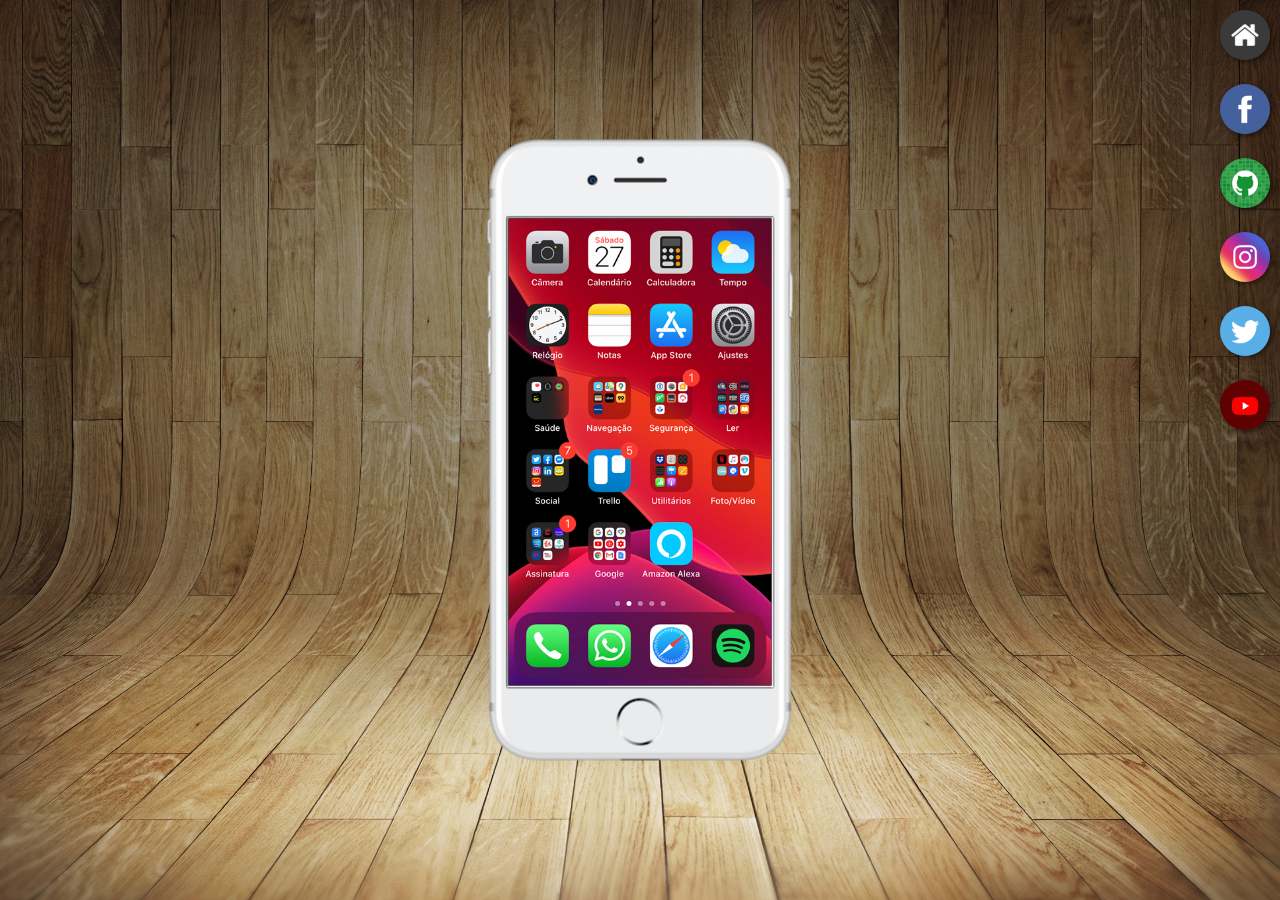
<file: index.html>
<!DOCTYPE html>
<html lang="pt-br">
<head>
    <meta charset="UTF-8">
    <meta name="viewport" content="width=device-width, initial-scale=1.0">
    <title>Minhas Redes Sociais</title>
    <link rel="shortcut icon" href="meu-favicon.ico" type="image/x-icon">
    <link rel="stylesheet" href="estilo/style.css">
</head>
<body>
    <main>
        <section id="telefone">
            <iframe src="home.html" name="tela" id="tela"></iframe>
        </section>
        <section id="redes-sociais">
            <a href="home.html" target="tela"><img src="imagens/logo-home.jpg" alt=""></a><br>
            <a href="home.html" target="tela"><img src="imagens/logo-facebook.jpg" alt=""></a><br>
            <a href="hub.html" target="tela"><img src="imagens/logo-github.jpg" alt=""></a><br>
            <a href="insta.html" target="tela"><img src="imagens/logo-instagram.jpg" alt=""></a><br>
            <a href="home.html" target="tela"><img src="imagens/logo-twitter.jpg" alt=""></a><br>
            <a href="youtube.html" target="tela"><img src="imagens/logo-youtube.jpg" alt=""></a>
        </section>
    </main>
</body>
</html>
</file>
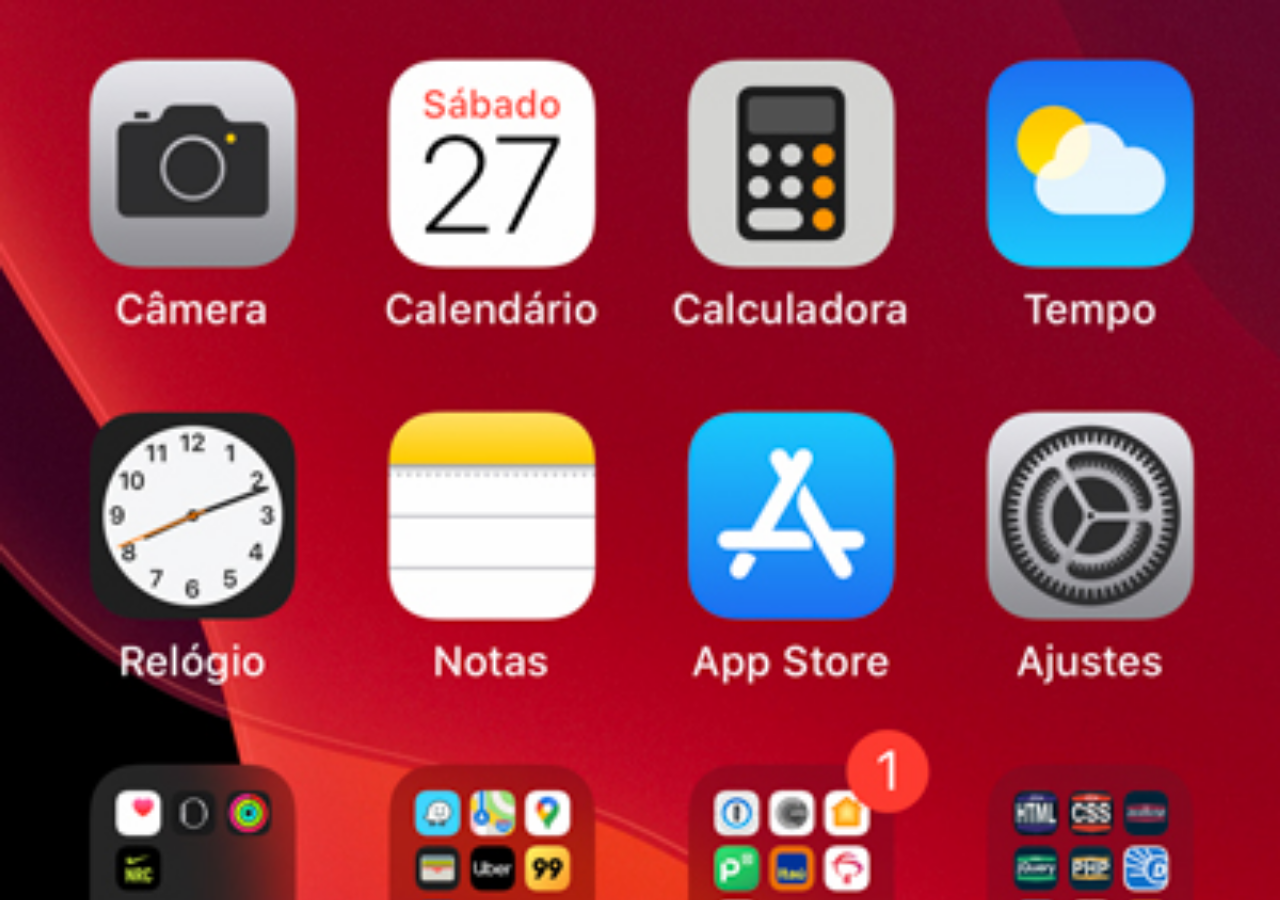
<file: home.html>
<!DOCTYPE html>
<html lang="pt-br">
<head>
    <meta charset="UTF-8">
    <meta name="viewport" content="width=device-width, initial-scale=1.0">
    <title>Home</title>
</head>
<style>
    * {
        margin: 0;
        padding: 0;
    }

    body {
        height: 100vh;
        width: 100vw;
        background: black url('imagens/tela-home.jpg') no-repeat top center;
        background-size: cover;
    }
</style>
<body>
    
</body>
</html>
</file>
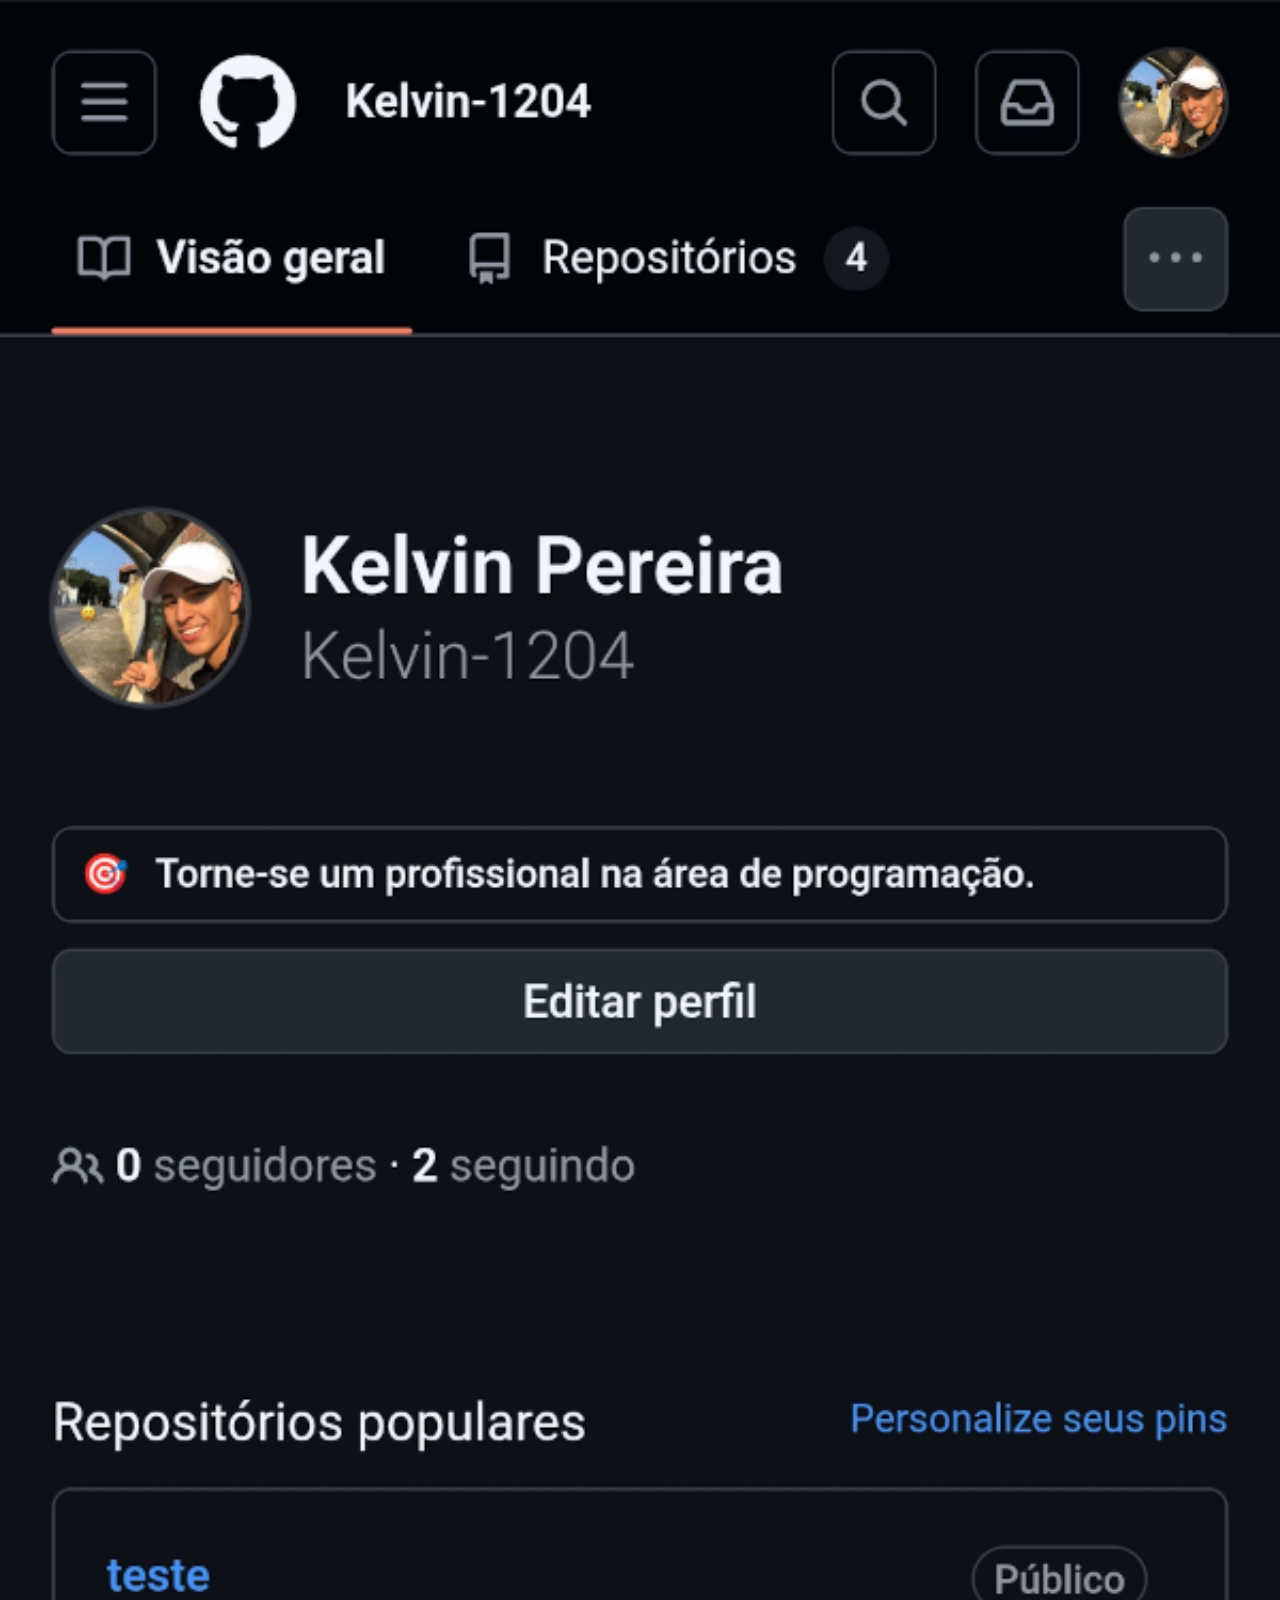
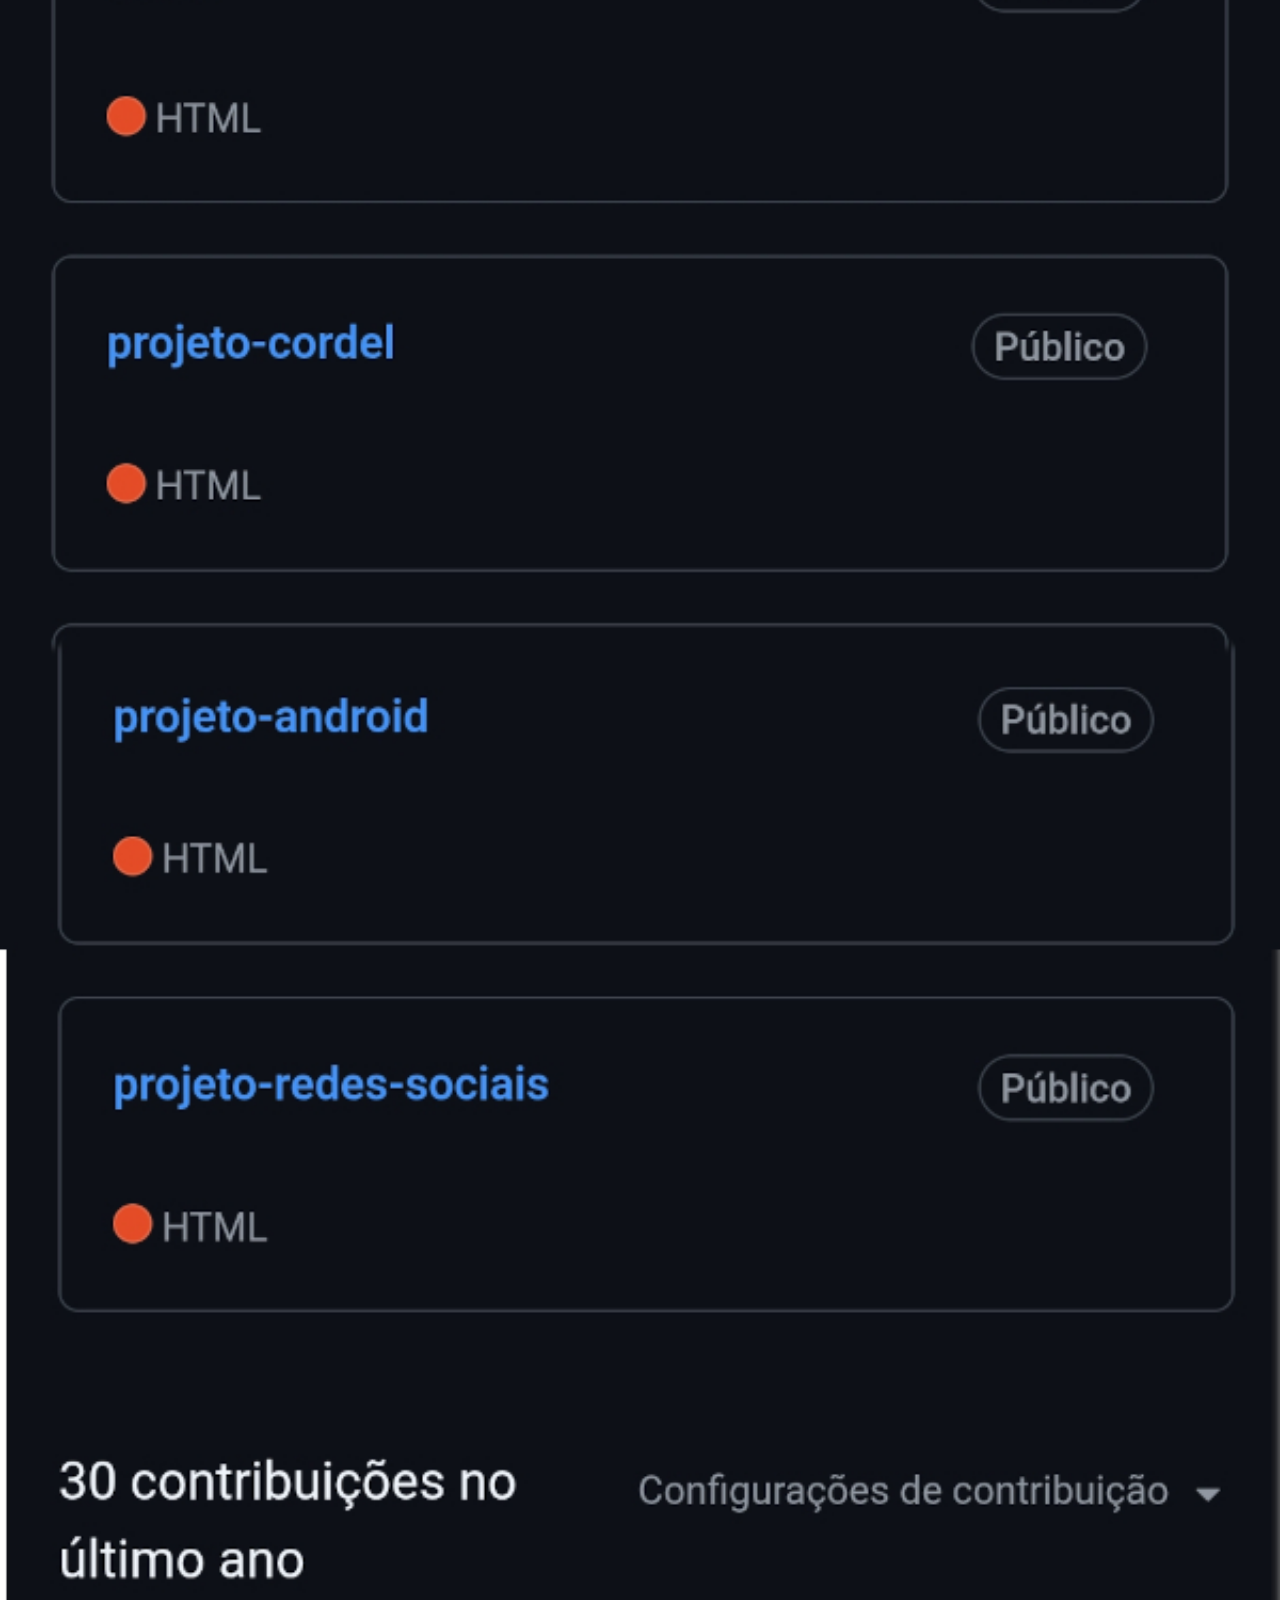
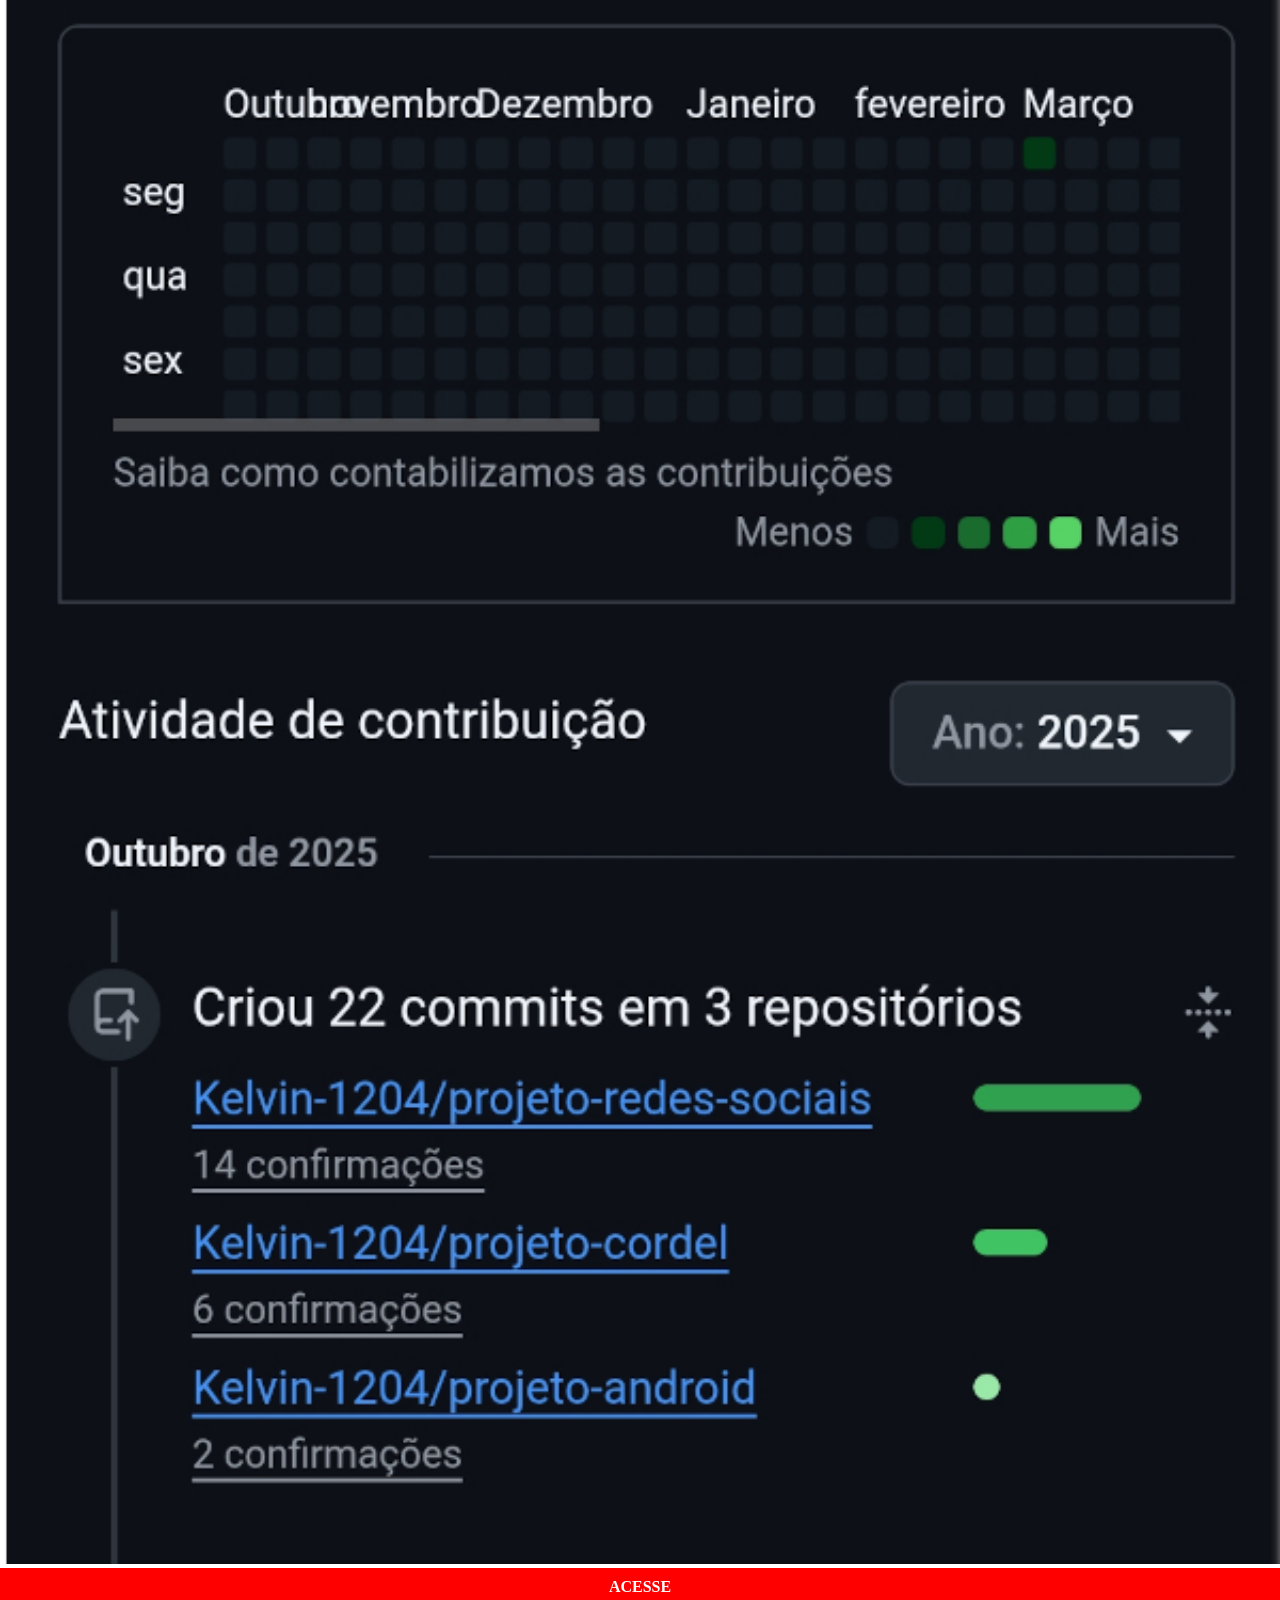
<file: hub.html>
<!DOCTYPE html>
<html lang="pt-br">
<head>
    <meta charset="UTF-8">
    <meta name="viewport" content="width=device-width, initial-scale=1.0">
    <title>GitHub</title>
    <link rel="stylesheet" href="estilo/social.css">
</head>
<body>
    <img src="imagens/tela-github.jpg" alt="GitHub">
    <a href="https://github.com/Kelvin-1204" target="_blank">ACESSE</a>
</body>
</html>
</file>
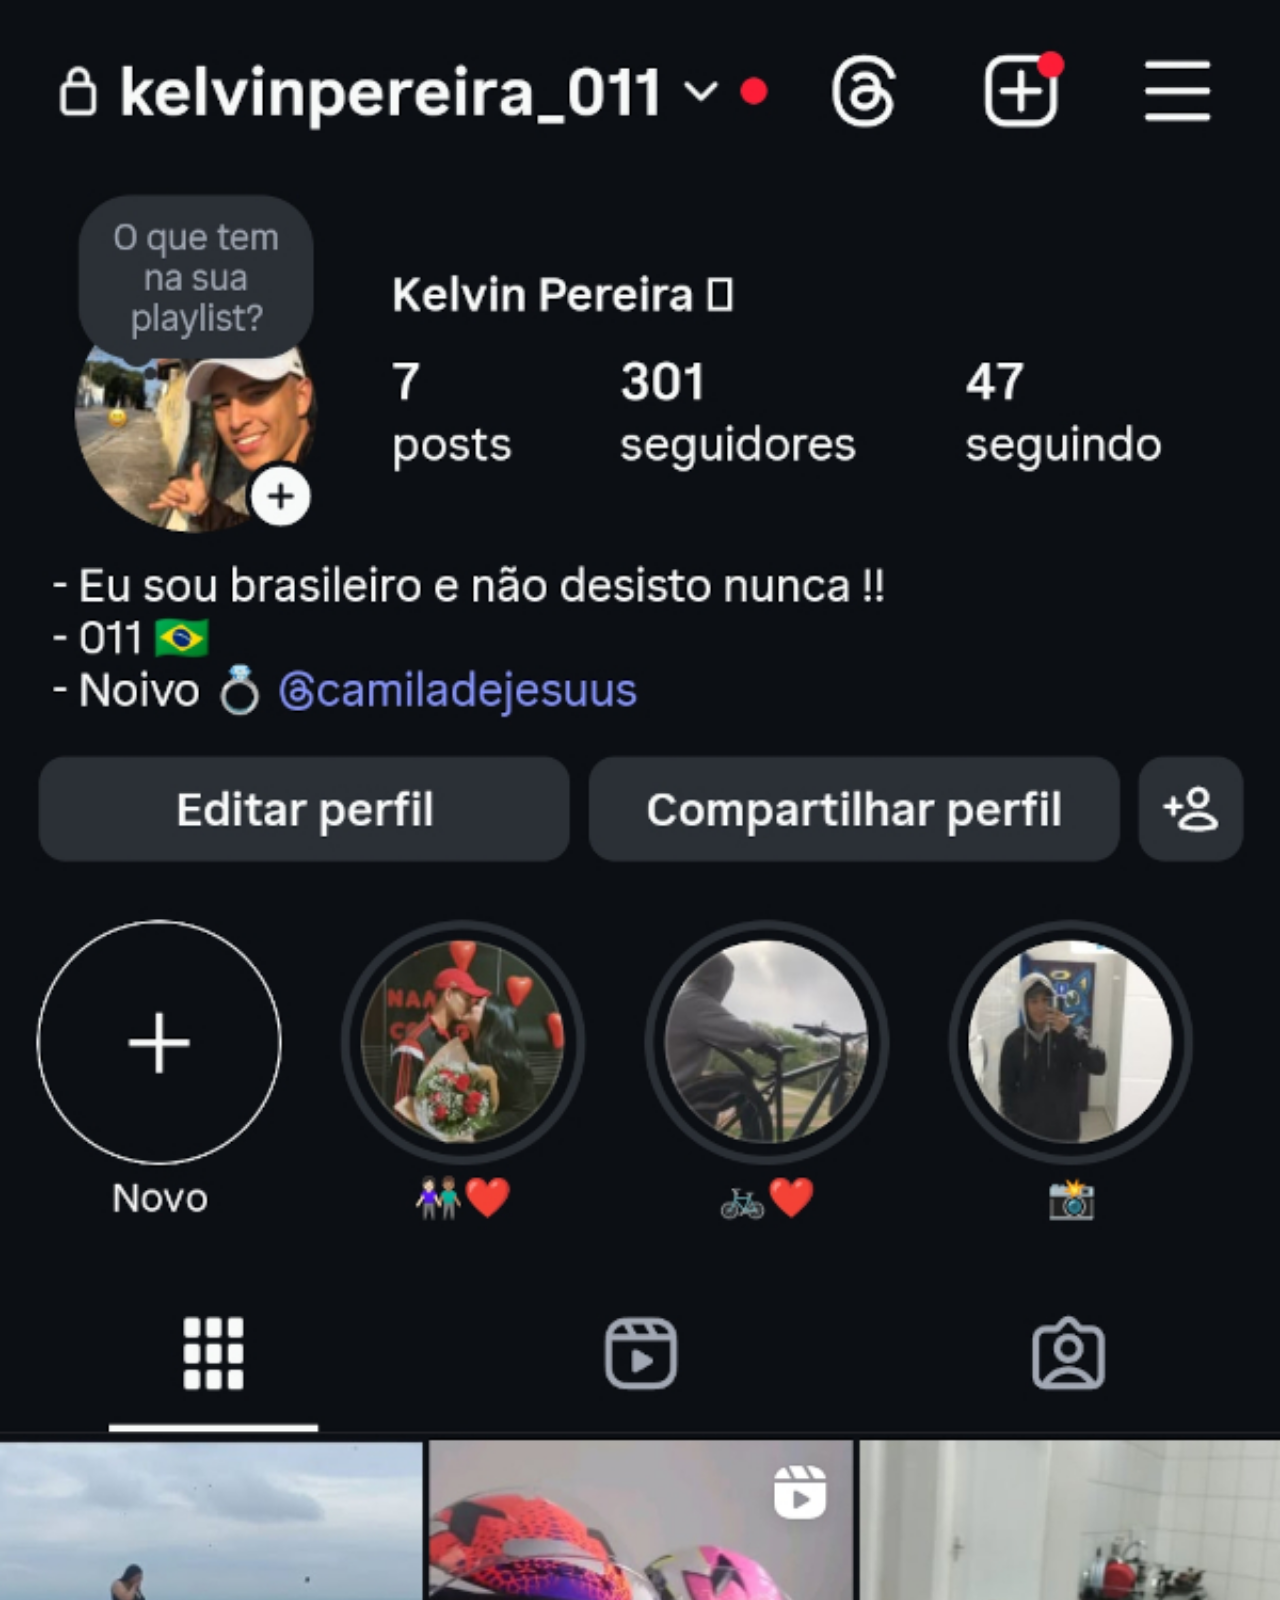
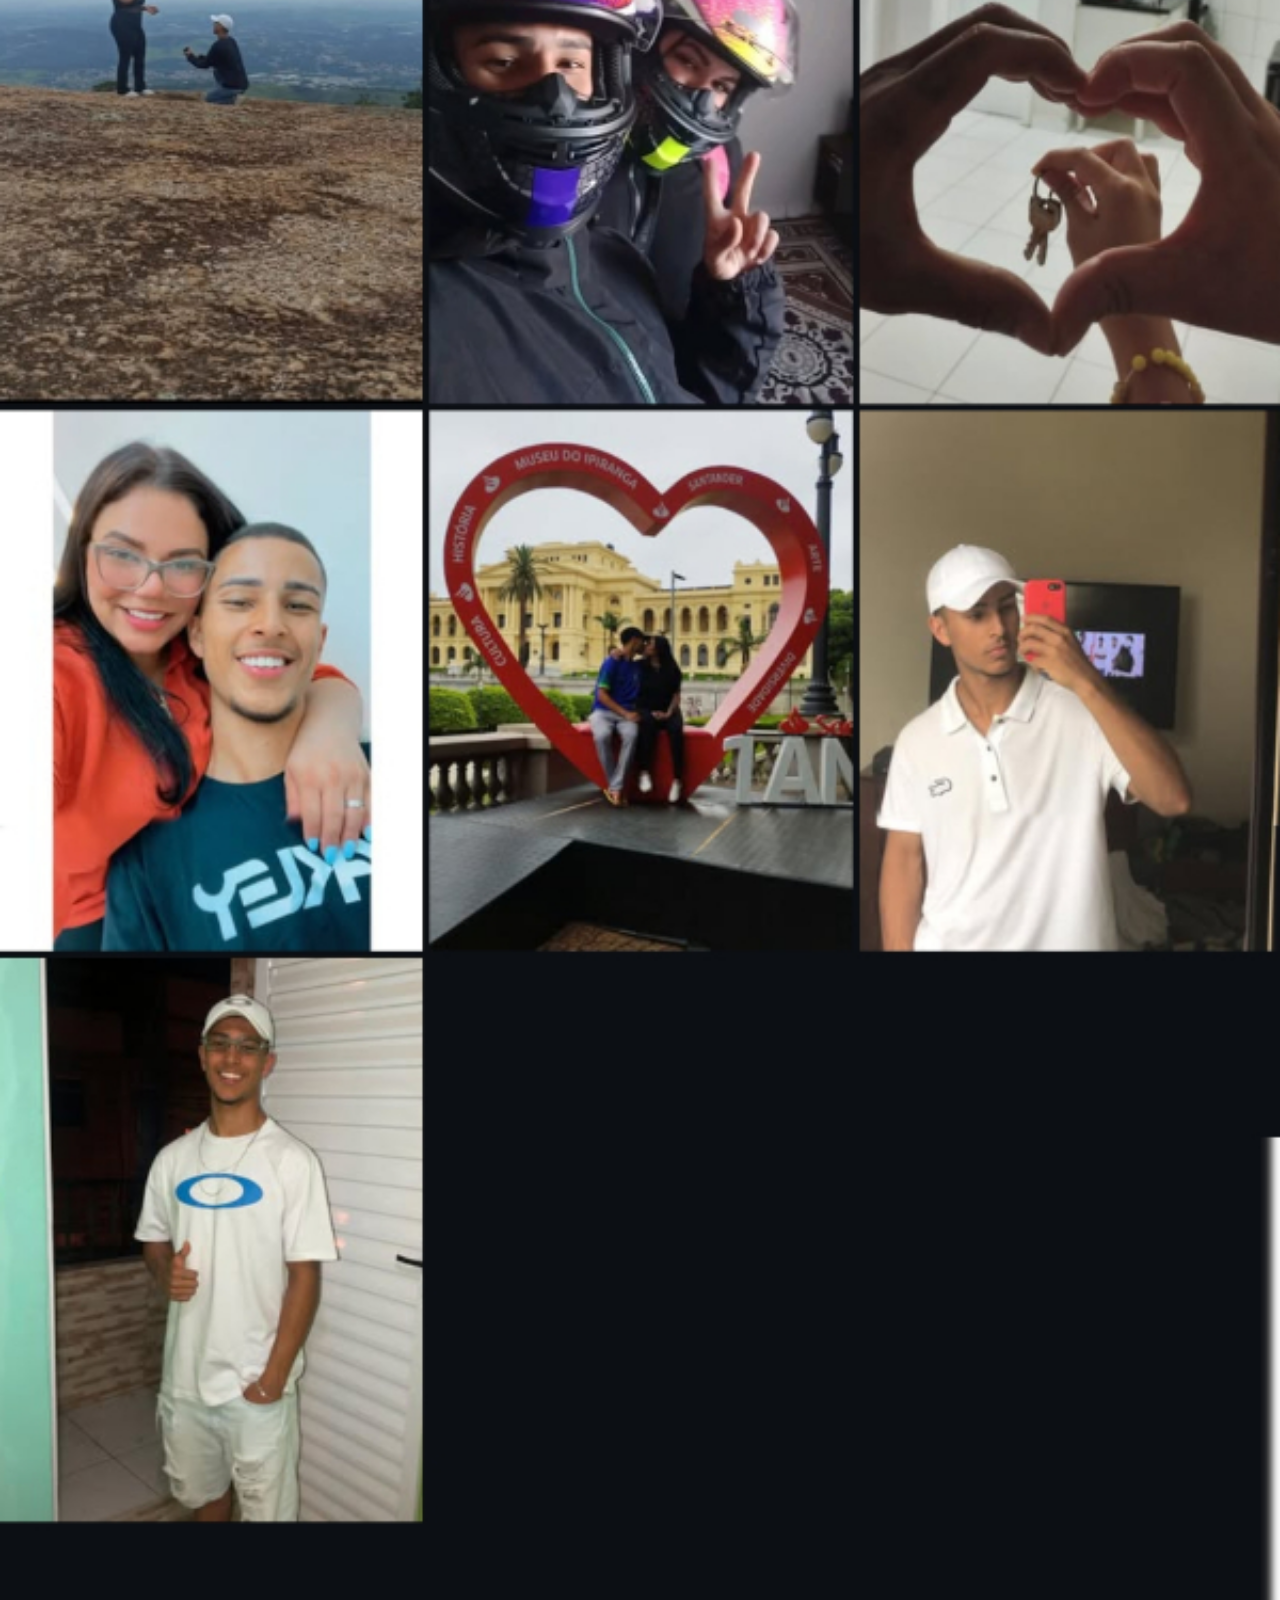
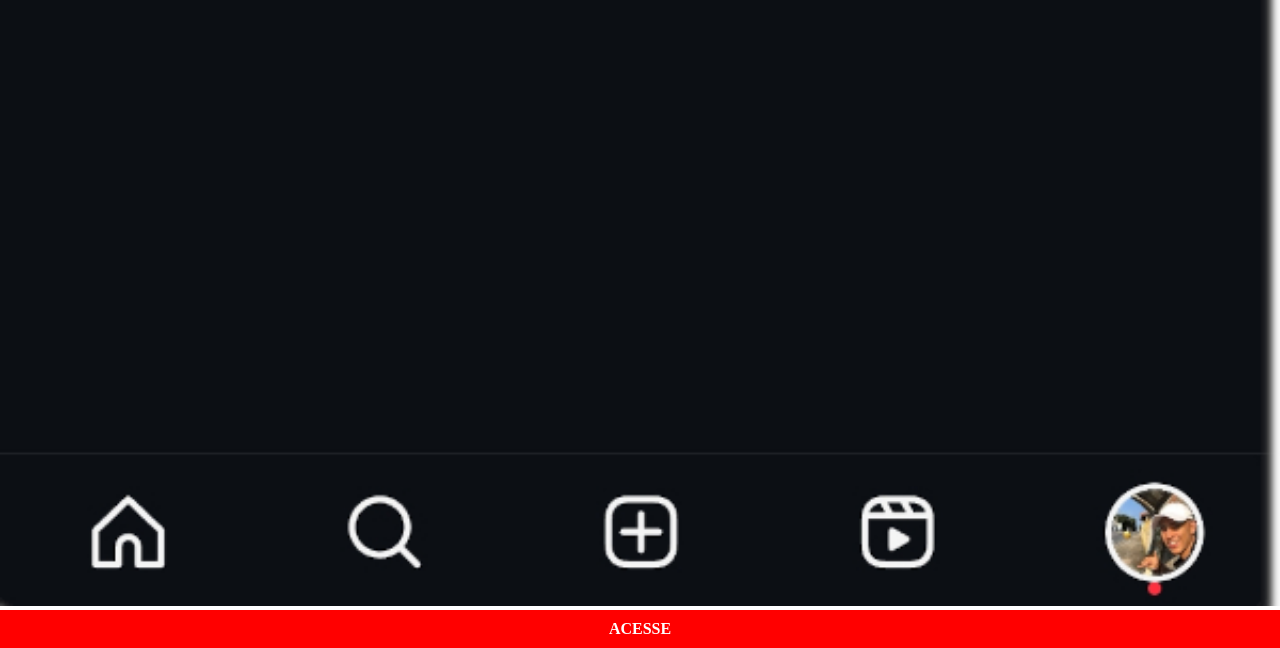
<file: insta.html>
<!DOCTYPE html>
<html lang="pt-br">
<head>
    <meta charset="UTF-8">
    <meta name="viewport" content="width=device-width, initial-scale=1.0">
    <title>Instagram</title>
    <link rel="stylesheet" href="estilo/social.css">
</head>
<body>
    <img src="imagens/tela-instagram.jpg" alt="Instagram">
    <a href="#" target="_blank">ACESSE</a>
</body>
</html>
</file>
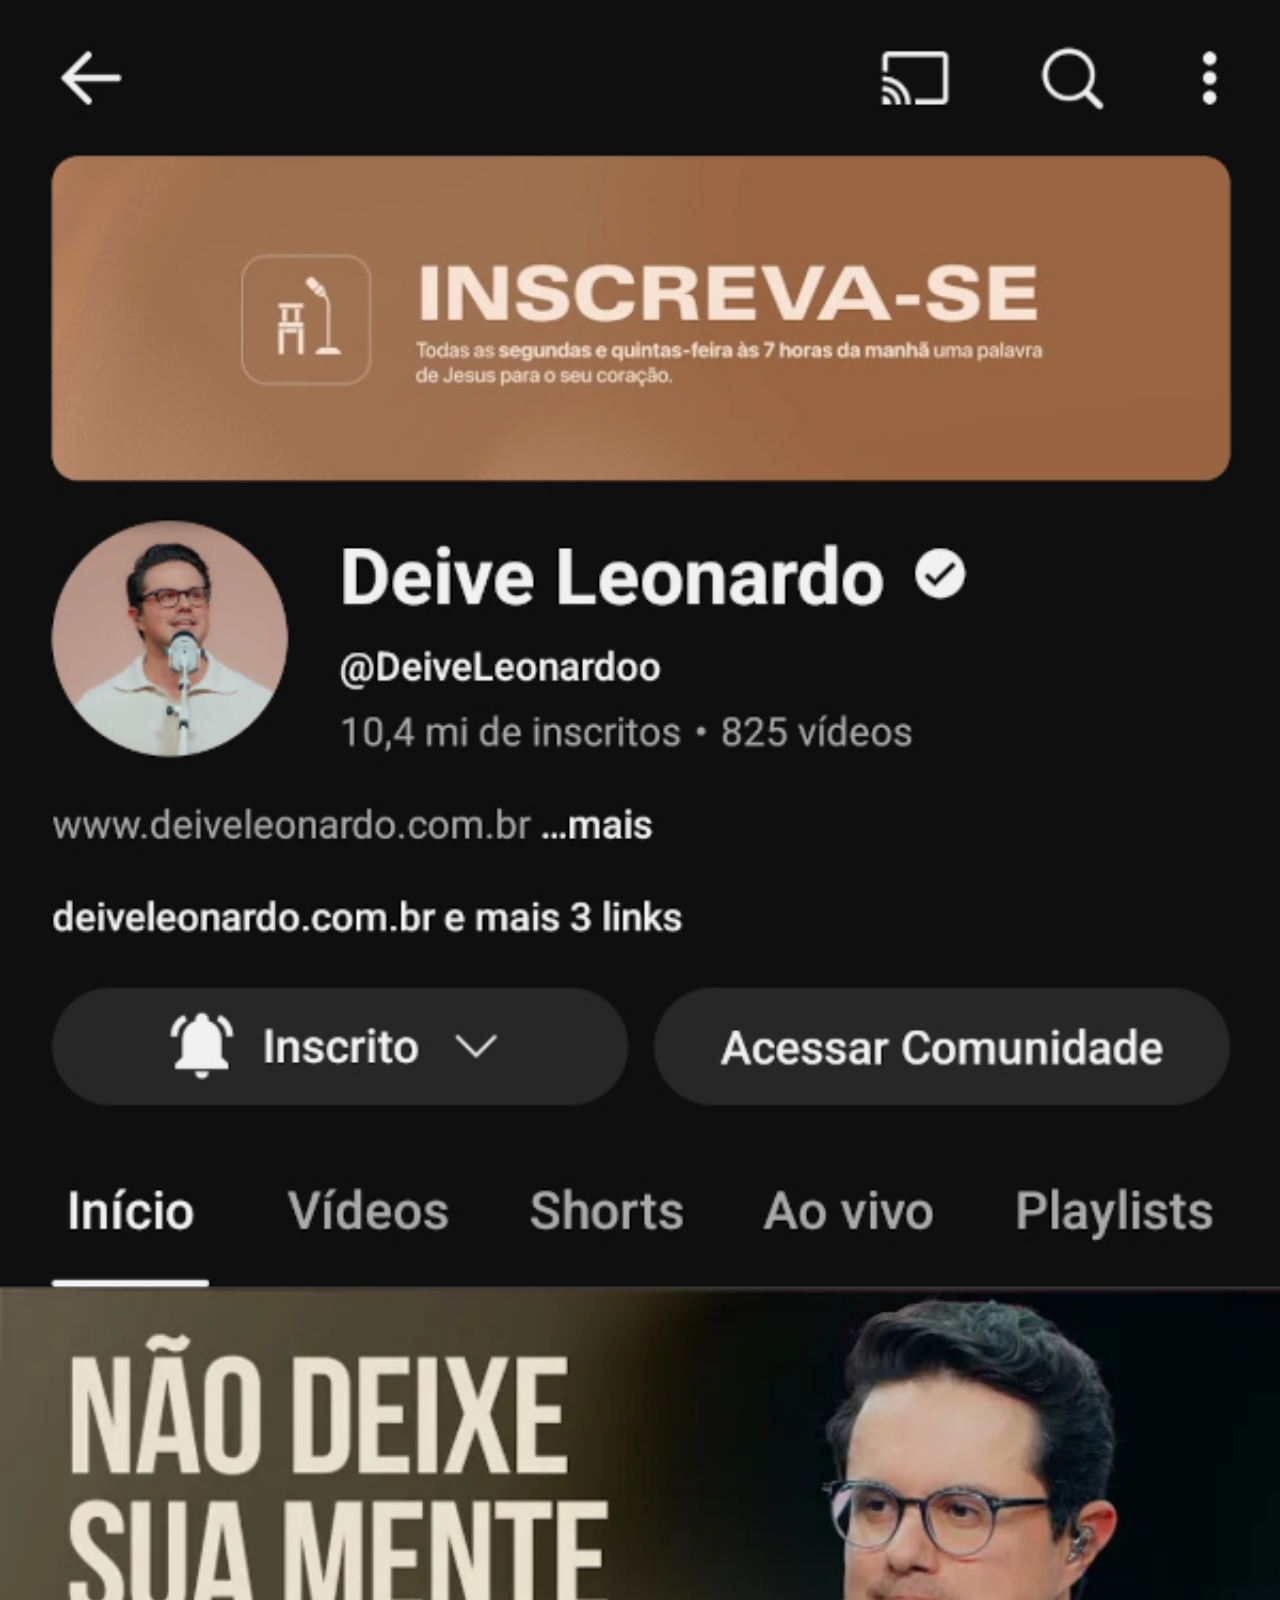
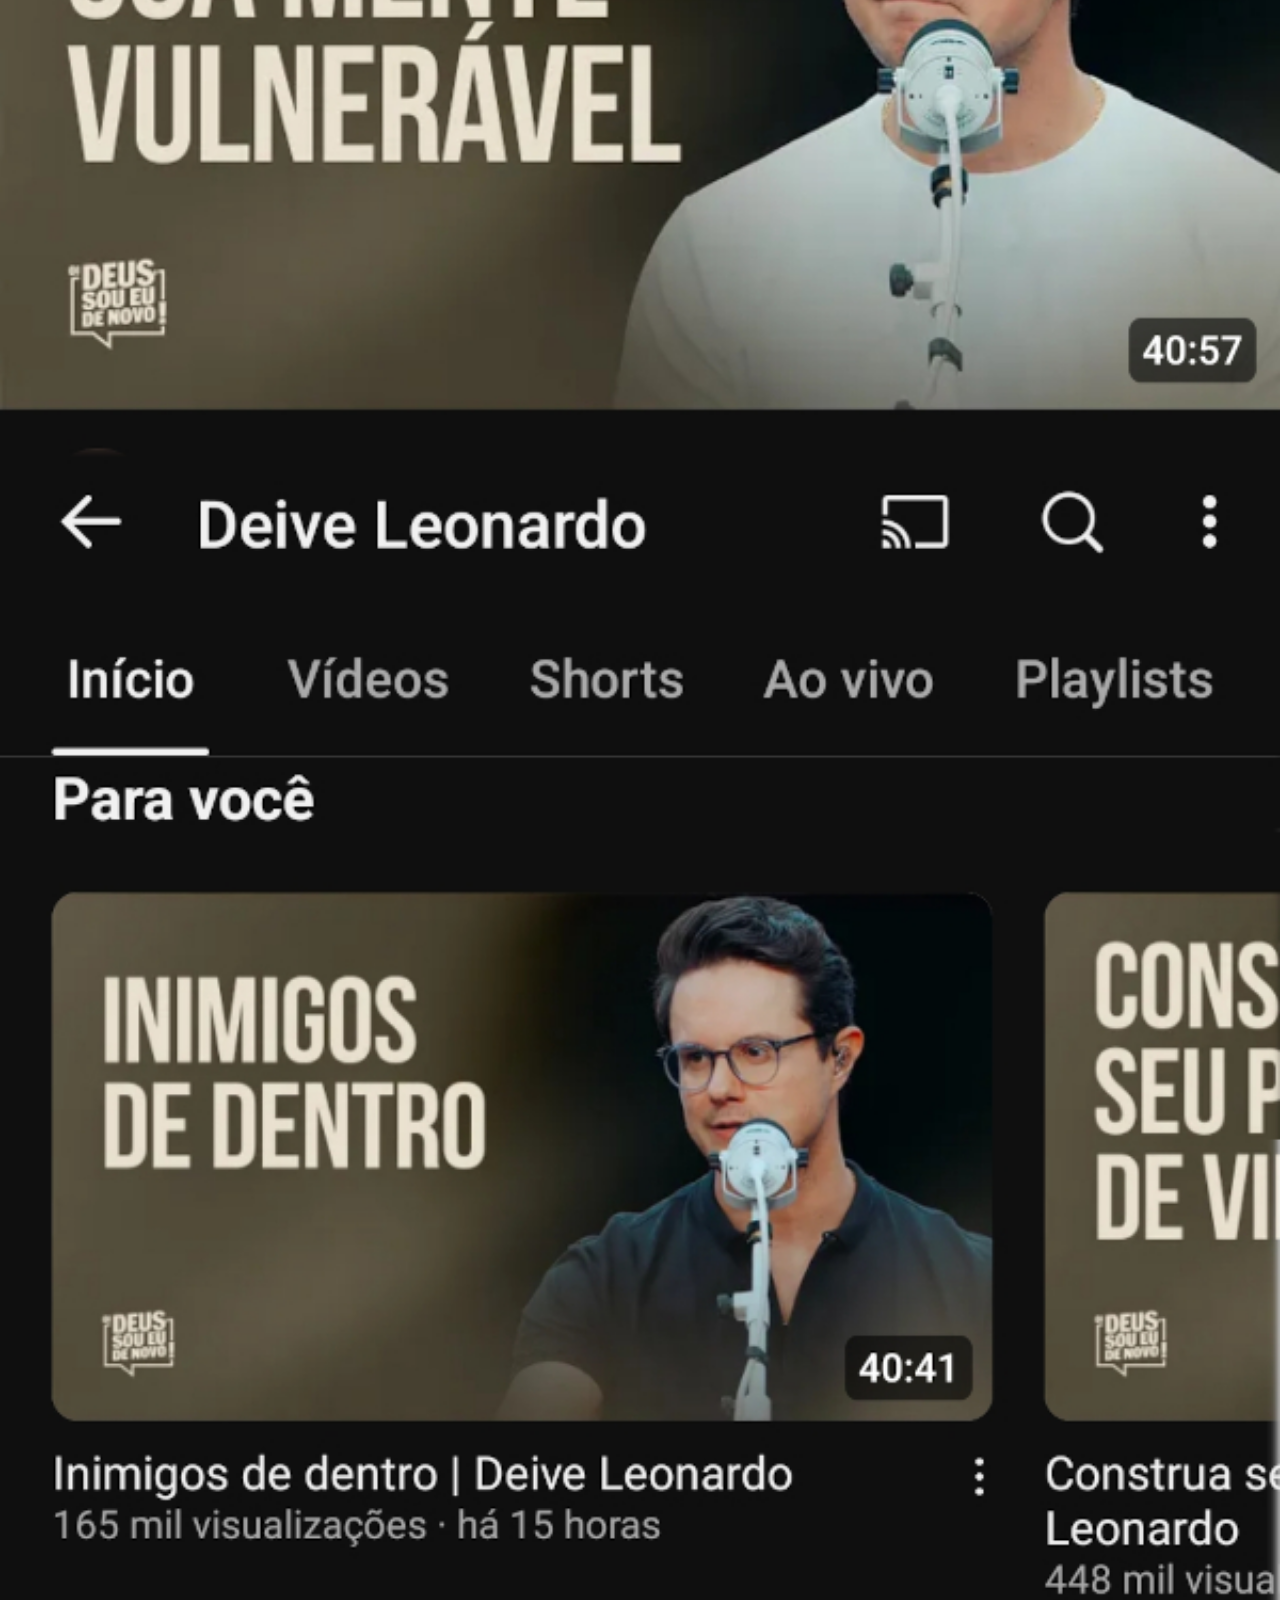
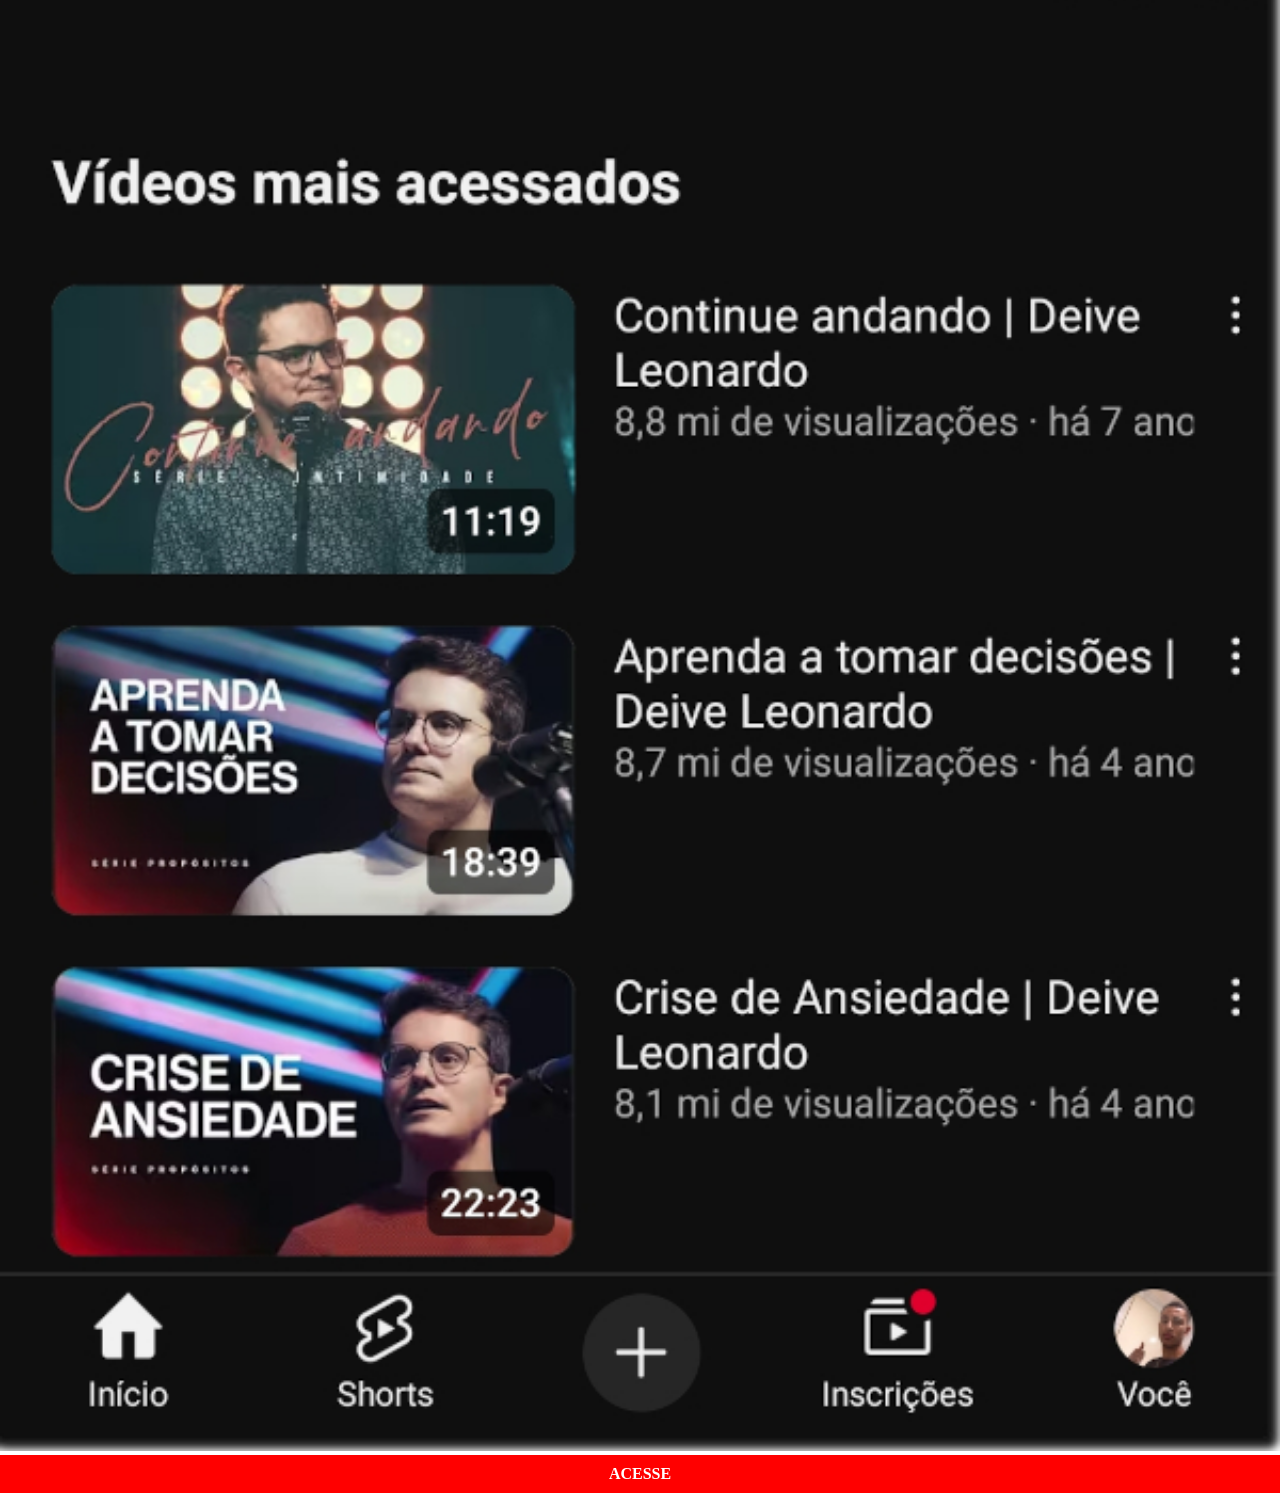
<file: youtube.html>
<!DOCTYPE html>
<html lang="pt-br">
<head>
    <meta charset="UTF-8">
    <meta name="viewport" content="width=device-width, initial-scale=1.0">
    <title>Youtube</title>
    <link rel="stylesheet" href="estilo/social.css">
</head>
<body>
    <img src="imagens/tela-youtube.jpg" alt="Youtube">
    <a href="https://www.youtube.com/@DeiveLeonardoo" target="_blank">ACESSE</a>
</body>
</html>
</file>
<file: estilo/style.css>
@charset "UTF-8";

* {
    margin: 0;
    padding: 0;
}

html, body {
    height: 100vh;
    width: 100vw;
    background-color: black;
}

body {
    background: url('../imagens/fundo-madeira.jpg') no-repeat top center;
    background-size: cover;
    background-attachment: fixed;
}

main {
    height: 100vh;
    position: relative;
}

section#telefone {
    position: absolute;
    top: 50%;
    left: 50%;
    transform: translate(-50%, -50%);
    height: 627px;
    width: 311px;
    background: url('../imagens/frame-iphone.png') no-repeat;
}

iframe#tela {
    position: relative;
    top: 80px;
    left: 22px;
    width: 263px;
    height: 467px;
}

section#redes-sociais {
    text-align: right;
}

section#redes-sociais img {
    width: 50px;
    height: 50px;
    margin: 10px;
    border-radius: 50%;
    box-shadow: 2px 2px 5px rgba(0, 0, 0, 0.500);
    box-sizing: border-box;
}

section#redes-sociais img:hover {
    border: 2px solid rgba(255, 255, 255, 0.500);
    box-shadow: 5px 5px 10px rgba(0, 0, 0, 0.500);
    transform: translate(-2px, -2px);
    transition: transform 0.3s, border 0.3s;
}
</file>
<file: estilo/social.css>
@charset "UTF-8";

* {
    margin: 0;
    padding: 0;
}

img {
    width: 100vw;
}

a {
    display: block;
    background-color: red;
    color: white;
    padding: 10px;
    text-align: center;
    font-weight: bolder;
    text-decoration: none;
}

a:hover {
    background-color: darkred;
}
</file>
